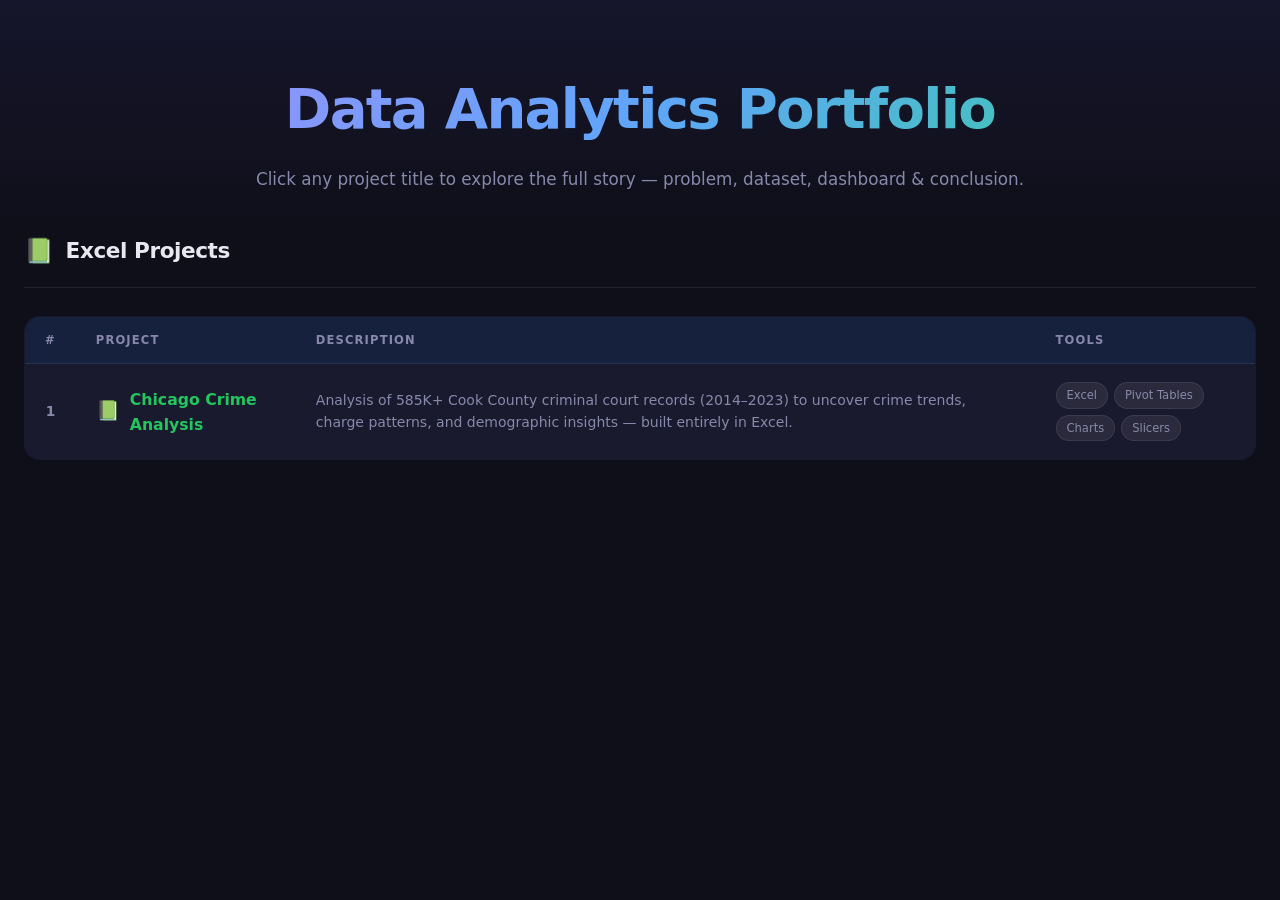
<file: index.html>
<!DOCTYPE html>
<html lang="en">
<head>
  <meta charset="UTF-8" />
  <meta name="viewport" content="width=device-width, initial-scale=1.0" />
  <title>Data Analytics Portfolio</title>
  <link rel="stylesheet" href="styles.css" />
</head>
<body>

  <!-- ── Site Header ─────────────────────────────────────────────── -->
  <header class="site-header">
    <h1>Data Analytics Portfolio</h1>
    <p>Click any project title to explore the full story — problem, dataset, dashboard &amp; conclusion.</p>
  </header>

  <!-- ── Portfolio ────────────────────────────────────────────────── -->
  <main class="portfolio-root" id="portfolioRoot"></main>

  <script src="projects.js"></script>
  <script src="app.js"></script>
</body>
</html>
</file>
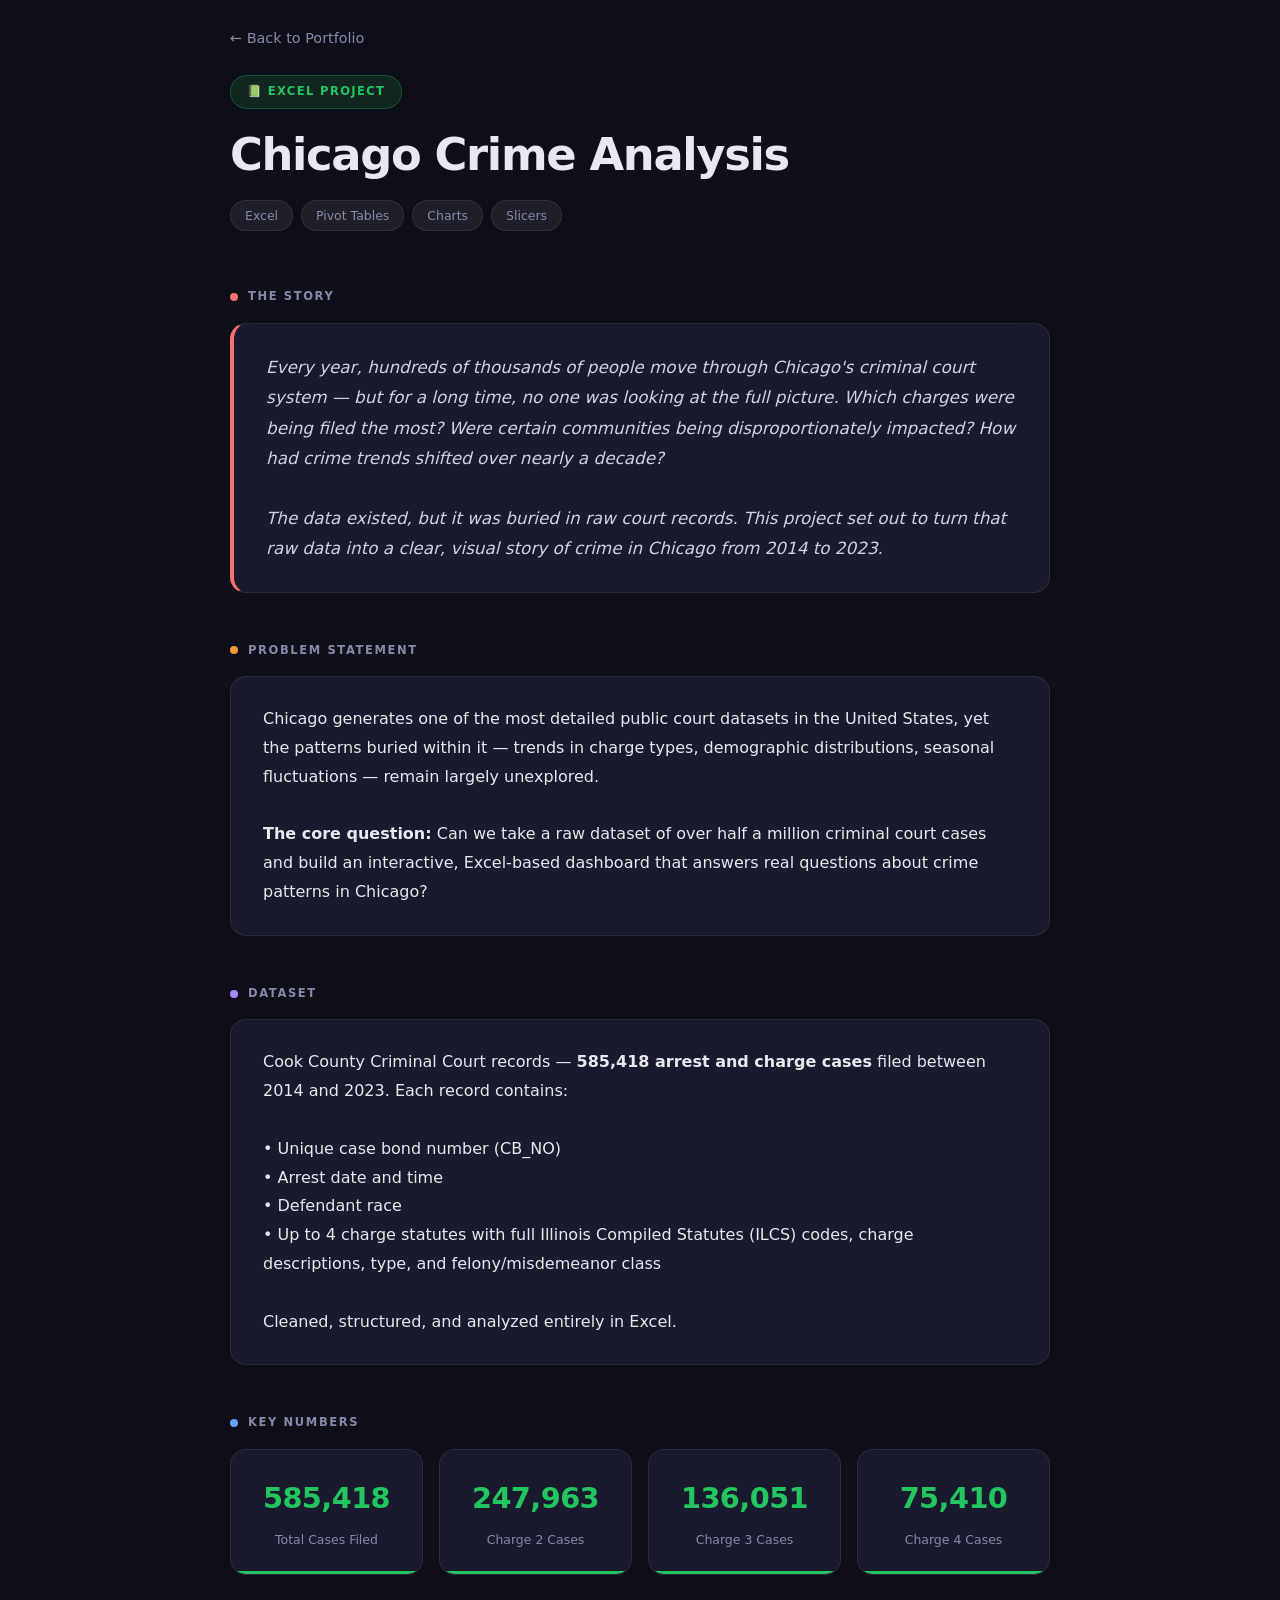
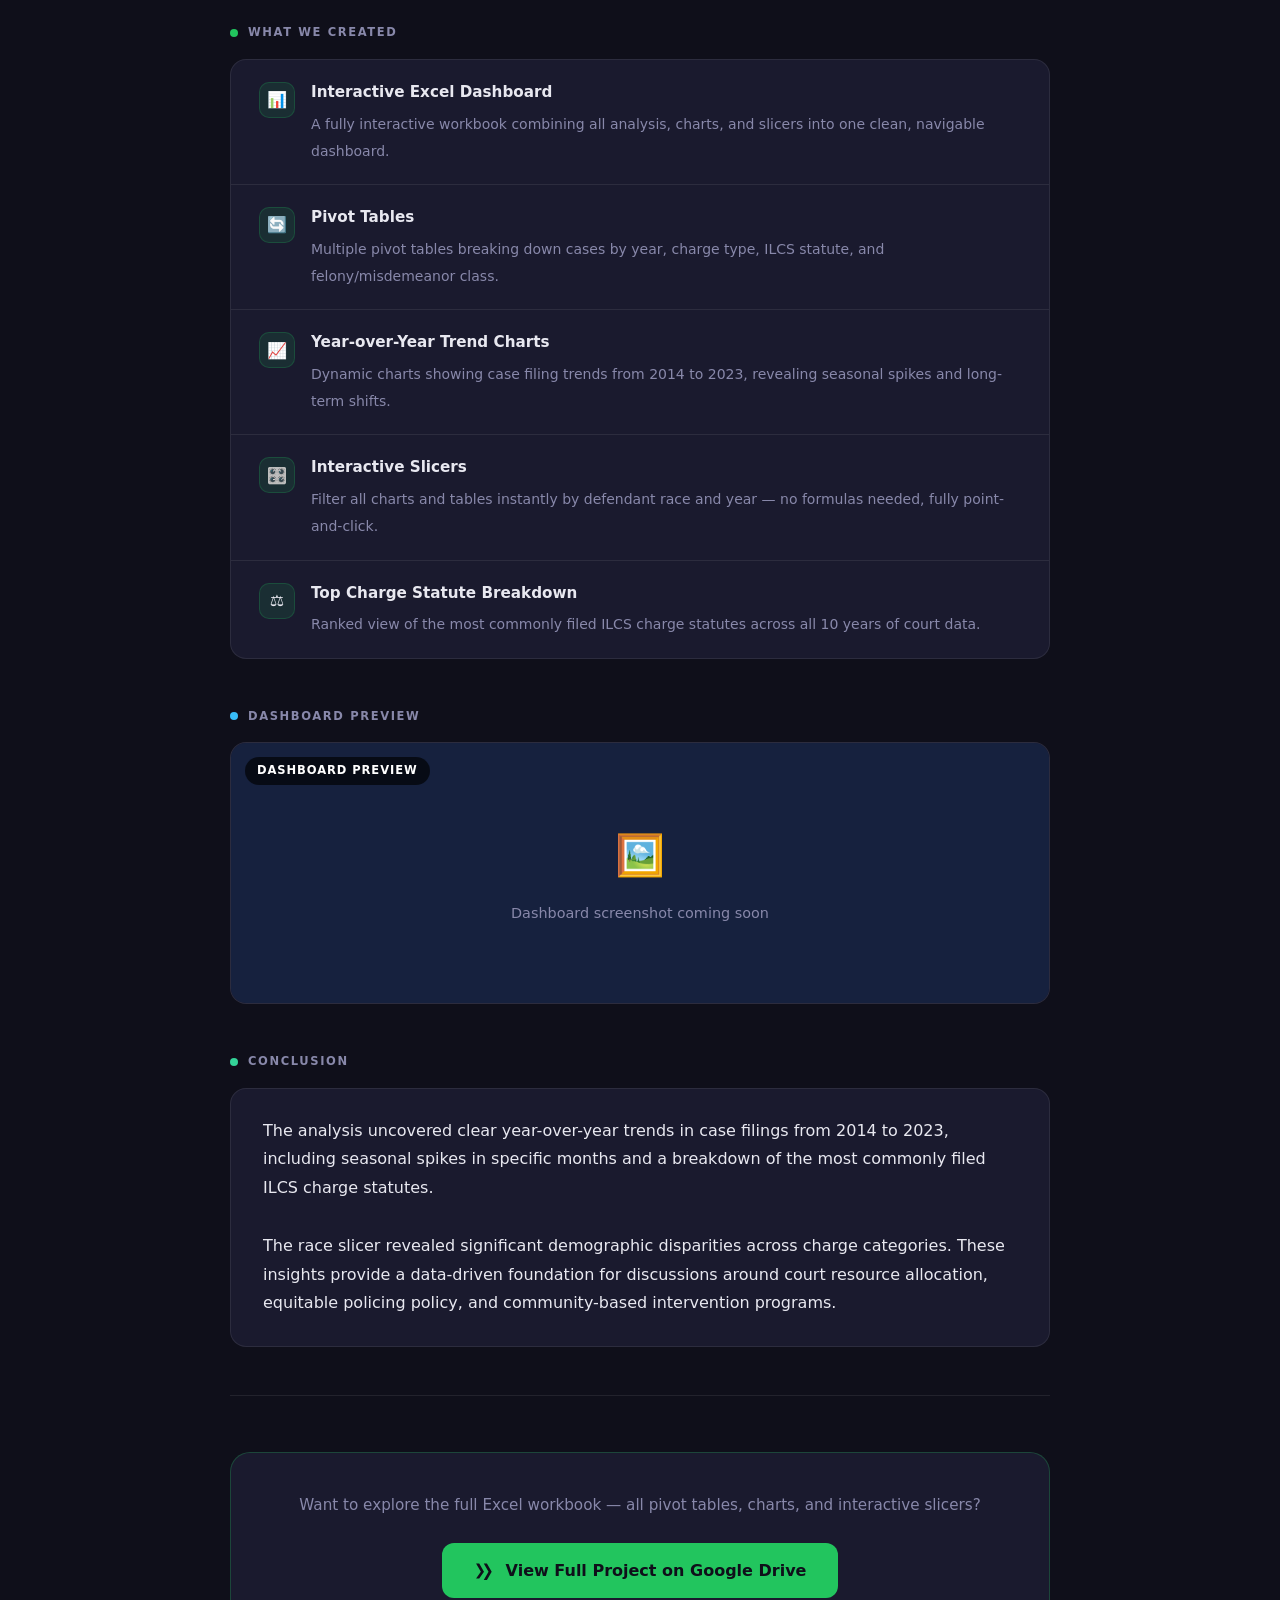
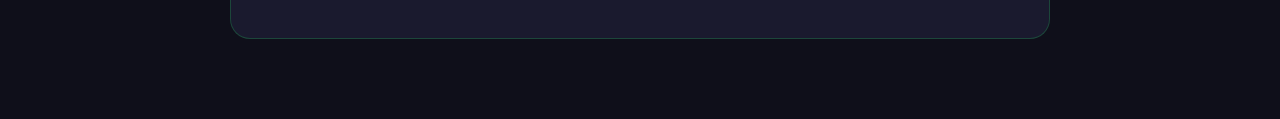
<file: chicago-crime-analysis.html>
<!DOCTYPE html>
<html lang="en">
<head>
  <meta charset="UTF-8" />
  <meta name="viewport" content="width=device-width, initial-scale=1.0" />
  <title>Chicago Crime Analysis — Data Analytics Portfolio</title>
  <style>
    *, *::before, *::after { box-sizing: border-box; margin: 0; padding: 0; }

    :root {
      --bg: #0f0f1a;
      --surface: #1a1a2e;
      --surface2: #16213e;
      --border: rgba(255,255,255,0.08);
      --text: #e8e8f0;
      --muted: #8888aa;
      --accent: #22c55e;
      --radius: 16px;
      --transition: 0.3s ease;
    }

    html { scroll-behavior: smooth; }

    body {
      background: var(--bg);
      color: var(--text);
      font-family: 'Inter', 'Segoe UI', system-ui, sans-serif;
      min-height: 100vh;
      line-height: 1.7;
    }

    /* ── Back nav ── */
    .back-nav {
      padding: 24px 40px;
      max-width: 900px;
      margin: 0 auto;
    }

    .back-link {
      display: inline-flex;
      align-items: center;
      gap: 8px;
      color: var(--muted);
      text-decoration: none;
      font-size: 0.9rem;
      font-weight: 500;
      transition: color var(--transition);
    }

    .back-link:hover { color: var(--text); }

    /* ── Page wrapper ── */
    .page {
      max-width: 900px;
      margin: 0 auto;
      padding: 0 40px 80px;
    }

    /* ── Hero header ── */
    .hero {
      margin-bottom: 56px;
    }

    .hero-badge {
      display: inline-flex;
      align-items: center;
      gap: 8px;
      background: rgba(34,197,94,0.12);
      border: 1px solid rgba(34,197,94,0.3);
      color: var(--accent);
      font-size: 0.72rem;
      font-weight: 700;
      text-transform: uppercase;
      letter-spacing: 0.12em;
      padding: 6px 16px;
      border-radius: 50px;
      margin-bottom: 20px;
    }

    .hero h1 {
      font-size: clamp(1.8rem, 4vw, 2.8rem);
      font-weight: 800;
      letter-spacing: -0.03em;
      line-height: 1.15;
      margin-bottom: 20px;
    }

    .hero-tools {
      display: flex;
      flex-wrap: wrap;
      gap: 8px;
    }

    .tool-tag {
      background: rgba(255,255,255,0.07);
      border: 1px solid var(--border);
      color: var(--muted);
      font-size: 0.78rem;
      padding: 4px 14px;
      border-radius: 50px;
    }

    /* ── Section ── */
    .section {
      margin-bottom: 48px;
    }

    .section-label {
      display: flex;
      align-items: center;
      gap: 10px;
      font-size: 0.72rem;
      font-weight: 700;
      text-transform: uppercase;
      letter-spacing: 0.14em;
      color: var(--muted);
      margin-bottom: 16px;
    }

    .dot {
      width: 8px;
      height: 8px;
      border-radius: 50%;
      flex-shrink: 0;
    }

    .section-box {
      background: var(--surface);
      border: 1px solid var(--border);
      border-radius: var(--radius);
      padding: 28px 32px;
      font-size: 1rem;
      line-height: 1.8;
    }

    .story-box {
      border-left: 4px solid #f87171;
      font-style: italic;
      color: #d1d1e0;
      font-size: 1.05rem;
    }

    /* ── Stats grid ── */
    .stats-grid {
      display: grid;
      grid-template-columns: repeat(auto-fit, minmax(180px, 1fr));
      gap: 16px;
    }

    .stat-card {
      background: var(--surface);
      border: 1px solid var(--border);
      border-radius: var(--radius);
      padding: 24px 20px;
      text-align: center;
      position: relative;
      overflow: hidden;
    }

    .stat-card::after {
      content: '';
      position: absolute;
      bottom: 0;
      left: 0;
      right: 0;
      height: 3px;
      background: var(--accent);
    }

    .stat-value {
      font-size: 1.8rem;
      font-weight: 800;
      letter-spacing: -0.02em;
      color: var(--accent);
      margin-bottom: 6px;
    }

    .stat-label {
      font-size: 0.78rem;
      color: var(--muted);
      font-weight: 500;
    }

    /* ── What we built list ── */
    .built-list {
      background: var(--surface);
      border: 1px solid var(--border);
      border-radius: var(--radius);
      overflow: hidden;
    }

    .built-item {
      display: flex;
      align-items: flex-start;
      gap: 16px;
      padding: 20px 28px;
      border-bottom: 1px solid var(--border);
    }

    .built-item:last-child { border-bottom: none; }

    .built-icon {
      width: 36px;
      height: 36px;
      background: rgba(34,197,94,0.12);
      border: 1px solid rgba(34,197,94,0.2);
      border-radius: 10px;
      display: flex;
      align-items: center;
      justify-content: center;
      font-size: 1rem;
      flex-shrink: 0;
      margin-top: 2px;
    }

    .built-text strong {
      display: block;
      font-size: 0.95rem;
      font-weight: 700;
      margin-bottom: 4px;
    }

    .built-text span {
      font-size: 0.875rem;
      color: var(--muted);
      line-height: 1.5;
    }

    /* ── Dashboard image ── */
    .image-section {
      background: var(--surface);
      border: 1px solid var(--border);
      border-radius: var(--radius);
      overflow: hidden;
      position: relative;
    }

    .image-label {
      position: absolute;
      top: 14px;
      left: 14px;
      background: rgba(0,0,0,0.65);
      color: #fff;
      font-size: 0.72rem;
      font-weight: 600;
      letter-spacing: 0.08em;
      text-transform: uppercase;
      padding: 4px 12px;
      border-radius: 50px;
      z-index: 1;
      backdrop-filter: blur(4px);
    }

    .dashboard-img {
      width: 100%;
      display: block;
      max-height: 460px;
      object-fit: cover;
      object-position: top;
    }

    .image-placeholder {
      width: 100%;
      height: 260px;
      display: flex;
      flex-direction: column;
      align-items: center;
      justify-content: center;
      gap: 12px;
      color: var(--muted);
      background: var(--surface2);
      font-size: 0.9rem;
    }

    .image-placeholder span:first-child { font-size: 2.5rem; }

    /* ── Drive button ── */
    .drive-section {
      margin-top: 56px;
      text-align: center;
      padding: 40px 32px;
      background: var(--surface);
      border: 1px solid rgba(34,197,94,0.25);
      border-radius: 20px;
    }

    .drive-section p {
      color: var(--muted);
      font-size: 0.95rem;
      margin-bottom: 24px;
    }

    .drive-btn {
      display: inline-flex;
      align-items: center;
      gap: 12px;
      background: var(--accent);
      color: #0f0f1a;
      font-weight: 700;
      font-size: 1rem;
      text-decoration: none;
      padding: 14px 32px;
      border-radius: 12px;
      transition: opacity var(--transition), transform var(--transition);
    }

    .drive-btn:hover {
      opacity: 0.88;
      transform: translateY(-2px);
    }

    .drive-btn svg {
      width: 20px;
      height: 20px;
      flex-shrink: 0;
    }

    /* ── Divider ── */
    .divider {
      height: 1px;
      background: var(--border);
      margin: 8px 0 48px;
    }

    /* ── Responsive ── */
    @media (max-width: 600px) {
      .page, .back-nav { padding-left: 20px; padding-right: 20px; }
      .section-box { padding: 20px; }
      .built-item { padding: 16px 20px; }
      .stats-grid { grid-template-columns: 1fr 1fr; }
    }
  </style>
</head>
<body>

  <!-- Back link -->
  <nav class="back-nav">
    <a href="index.html" class="back-link">
      ← Back to Portfolio
    </a>
  </nav>

  <div class="page">

    <!-- ── Hero ── -->
    <div class="hero">
      <div class="hero-badge">📗 Excel Project</div>
      <h1>Chicago Crime Analysis</h1>
      <div class="hero-tools">
        <span class="tool-tag">Excel</span>
        <span class="tool-tag">Pivot Tables</span>
        <span class="tool-tag">Charts</span>
        <span class="tool-tag">Slicers</span>
      </div>
    </div>

    <!-- ── The Story ── -->
    <div class="section">
      <div class="section-label">
        <span class="dot" style="background:#f87171;"></span>
        The Story
      </div>
      <div class="section-box story-box">
        Every year, hundreds of thousands of people move through Chicago's criminal court system — but for a long time, no one was looking at the full picture. Which charges were being filed the most? Were certain communities being disproportionately impacted? How had crime trends shifted over nearly a decade?
        <br><br>
        The data existed, but it was buried in raw court records. This project set out to turn that raw data into a clear, visual story of crime in Chicago from 2014 to 2023.
      </div>
    </div>

    <!-- ── Problem Statement ── -->
    <div class="section">
      <div class="section-label">
        <span class="dot" style="background:#fb923c;"></span>
        Problem Statement
      </div>
      <div class="section-box">
        Chicago generates one of the most detailed public court datasets in the United States, yet the patterns buried within it — trends in charge types, demographic distributions, seasonal fluctuations — remain largely unexplored.
        <br><br>
        <strong>The core question:</strong> Can we take a raw dataset of over half a million criminal court cases and build an interactive, Excel-based dashboard that answers real questions about crime patterns in Chicago?
      </div>
    </div>

    <!-- ── Dataset ── -->
    <div class="section">
      <div class="section-label">
        <span class="dot" style="background:#a78bfa;"></span>
        Dataset
      </div>
      <div class="section-box">
        Cook County Criminal Court records — <strong>585,418 arrest and charge cases</strong> filed between 2014 and 2023. Each record contains:
        <br><br>
        • Unique case bond number (CB_NO)<br>
        • Arrest date and time<br>
        • Defendant race<br>
        • Up to 4 charge statutes with full Illinois Compiled Statutes (ILCS) codes, charge descriptions, type, and felony/misdemeanor class
        <br><br>
        Cleaned, structured, and analyzed entirely in Excel.
      </div>
    </div>

    <!-- ── Key Stats ── -->
    <div class="section">
      <div class="section-label">
        <span class="dot" style="background:#60a5fa;"></span>
        Key Numbers
      </div>
      <div class="stats-grid">
        <div class="stat-card">
          <div class="stat-value">585,418</div>
          <div class="stat-label">Total Cases Filed</div>
        </div>
        <div class="stat-card">
          <div class="stat-value">247,963</div>
          <div class="stat-label">Charge 2 Cases</div>
        </div>
        <div class="stat-card">
          <div class="stat-value">136,051</div>
          <div class="stat-label">Charge 3 Cases</div>
        </div>
        <div class="stat-card">
          <div class="stat-value">75,410</div>
          <div class="stat-label">Charge 4 Cases</div>
        </div>
      </div>
    </div>

    <!-- ── What We Created ── -->
    <div class="section">
      <div class="section-label">
        <span class="dot" style="background:#22c55e;"></span>
        What We Created
      </div>
      <div class="built-list">
        <div class="built-item">
          <div class="built-icon">📊</div>
          <div class="built-text">
            <strong>Interactive Excel Dashboard</strong>
            <span>A fully interactive workbook combining all analysis, charts, and slicers into one clean, navigable dashboard.</span>
          </div>
        </div>
        <div class="built-item">
          <div class="built-icon">🔄</div>
          <div class="built-text">
            <strong>Pivot Tables</strong>
            <span>Multiple pivot tables breaking down cases by year, charge type, ILCS statute, and felony/misdemeanor class.</span>
          </div>
        </div>
        <div class="built-item">
          <div class="built-icon">📈</div>
          <div class="built-text">
            <strong>Year-over-Year Trend Charts</strong>
            <span>Dynamic charts showing case filing trends from 2014 to 2023, revealing seasonal spikes and long-term shifts.</span>
          </div>
        </div>
        <div class="built-item">
          <div class="built-icon">🎛️</div>
          <div class="built-text">
            <strong>Interactive Slicers</strong>
            <span>Filter all charts and tables instantly by defendant race and year — no formulas needed, fully point-and-click.</span>
          </div>
        </div>
        <div class="built-item">
          <div class="built-icon">⚖️</div>
          <div class="built-text">
            <strong>Top Charge Statute Breakdown</strong>
            <span>Ranked view of the most commonly filed ILCS charge statutes across all 10 years of court data.</span>
          </div>
        </div>
      </div>
    </div>

    <!-- ── Dashboard Preview ── -->
    <div class="section">
      <div class="section-label">
        <span class="dot" style="background:#38bdf8;"></span>
        Dashboard Preview
      </div>
      <div class="image-section">
        <div class="image-label">Dashboard Preview</div>
        <div class="image-placeholder">
          <span>🖼️</span>
          <span>Dashboard screenshot coming soon</span>
        </div>
      </div>
    </div>

    <!-- ── Conclusion ── -->
    <div class="section">
      <div class="section-label">
        <span class="dot" style="background:#34d399;"></span>
        Conclusion
      </div>
      <div class="section-box">
        The analysis uncovered clear year-over-year trends in case filings from 2014 to 2023, including seasonal spikes in specific months and a breakdown of the most commonly filed ILCS charge statutes.
        <br><br>
        The race slicer revealed significant demographic disparities across charge categories. These insights provide a data-driven foundation for discussions around court resource allocation, equitable policing policy, and community-based intervention programs.
      </div>
    </div>

    <div class="divider"></div>

    <!-- ── Google Drive CTA ── -->
    <div class="drive-section">
      <p>Want to explore the full Excel workbook — all pivot tables, charts, and interactive slicers?</p>
      <a
        href="https://docs.google.com/spreadsheets/d/1FFnxAmvU9acmcmGfbN4gmjpsF-ChNhe5/edit?usp=sharing&ouid=109543025331292763227&rtpof=true&sd=true"
        target="_blank"
        rel="noopener noreferrer"
        class="drive-btn"
      >
        <svg viewBox="0 0 24 24" fill="currentColor">
          <path d="M6.28 3l5.72 9.9L6.28 21H2.5L8.22 12.9 2.5 3h3.78zm5.44 0h3.78l5.72 9.9-5.72 9.9H11.72l5.72-9.9L11.72 3z"/>
        </svg>
        View Full Project on Google Drive
      </a>
    </div>

  </div>

</body>
</html>
</file>
<file: styles.css>
/* ── Reset & base ─────────────────────────────────────────────────────────── */
*, *::before, *::after { box-sizing: border-box; margin: 0; padding: 0; }

:root {
  --bg: #0f0f1a;
  --surface: #1a1a2e;
  --surface2: #16213e;
  --border: rgba(255,255,255,0.08);
  --text: #e8e8f0;
  --muted: #8888aa;
  --radius: 16px;
  --transition: 0.35s cubic-bezier(0.4,0,0.2,1);
}

html { scroll-behavior: smooth; }

body {
  background: var(--bg);
  color: var(--text);
  font-family: 'Inter', 'Segoe UI', system-ui, sans-serif;
  min-height: 100vh;
  line-height: 1.6;
}

/* ── Header ──────────────────────────────────────────────────────────────── */
.site-header {
  text-align: center;
  padding: 64px 24px 40px;
  background: linear-gradient(180deg, rgba(99,102,241,0.08) 0%, transparent 100%);
}

.site-header h1 {
  font-size: clamp(2rem, 5vw, 3.5rem);
  font-weight: 800;
  letter-spacing: -0.03em;
  background: linear-gradient(135deg, #a78bfa, #60a5fa, #34d399);
  -webkit-background-clip: text;
  -webkit-text-fill-color: transparent;
  background-clip: text;
}

.site-header p {
  color: var(--muted);
  margin-top: 12px;
  font-size: 1.05rem;
}

/* ── Portfolio root ───────────────────────────────────────────────────────── */
.portfolio-root {
  max-width: 1280px;
  margin: 0 auto;
  padding: 0 24px 100px;
  display: flex;
  flex-direction: column;
  gap: 72px;
}

/* ── Category section ────────────────────────────────────────────────────── */
.category-heading {
  display: flex;
  align-items: center;
  gap: 12px;
  font-size: 1.35rem;
  font-weight: 800;
  letter-spacing: -0.02em;
  color: var(--text);
  margin-bottom: 28px;
  padding-bottom: 16px;
  border-bottom: 1px solid var(--border);
}

.cat-icon { font-size: 1.5rem; }

/* ── Projects table ──────────────────────────────────────────────────────── */
.projects-table {
  width: 100%;
  border-collapse: collapse;
  background: var(--surface);
  border: 1px solid var(--border);
  border-radius: var(--radius);
  overflow: hidden;
}

.projects-table thead tr {
  background: var(--surface2);
  border-bottom: 1px solid var(--border);
}

.projects-table th {
  padding: 14px 20px;
  text-align: left;
  font-size: 0.72rem;
  font-weight: 700;
  text-transform: uppercase;
  letter-spacing: 0.1em;
  color: var(--muted);
}

.th-num  { width: 48px; }
.th-title { width: 220px; }
.th-desc  { }
.th-tools { width: 220px; }

.projects-table tbody tr {
  border-bottom: 1px solid var(--border);
  transition: background var(--transition);
}

.projects-table tbody tr:last-child { border-bottom: none; }

.projects-table tbody tr:hover { background: rgba(255,255,255,0.03); }

.projects-table td {
  padding: 18px 20px;
  vertical-align: middle;
}

.td-num {
  color: var(--muted);
  font-size: 0.85rem;
  font-weight: 600;
  text-align: center;
}

.td-title { }

.proj-link {
  display: flex;
  align-items: center;
  gap: 10px;
  text-decoration: none;
  font-weight: 700;
  font-size: 0.98rem;
  transition: opacity var(--transition);
}

.proj-link:hover { opacity: 0.8; text-decoration: underline; }

.proj-icon-small { font-size: 1.2rem; flex-shrink: 0; }

.td-desc {
  color: var(--muted);
  font-size: 0.875rem;
  line-height: 1.55;
}

.td-tools {
  display: flex;
  flex-wrap: wrap;
  gap: 6px;
}

.tool-tag {
  background: rgba(255,255,255,0.07);
  border: 1px solid var(--border);
  color: var(--muted);
  font-size: 0.72rem;
  padding: 3px 10px;
  border-radius: 50px;
  white-space: nowrap;
}

/* ── Responsive ──────────────────────────────────────────────────────────── */
@media (max-width: 768px) {
  .th-tools, .td-tools { display: none; }
  .th-num, .td-num { display: none; }
  .projects-table th, .projects-table td { padding: 14px 16px; }
}

@media (max-width: 480px) {
  .portfolio-root { padding: 0 16px 60px; }
  .site-header { padding: 40px 16px 28px; }
}
</file>
